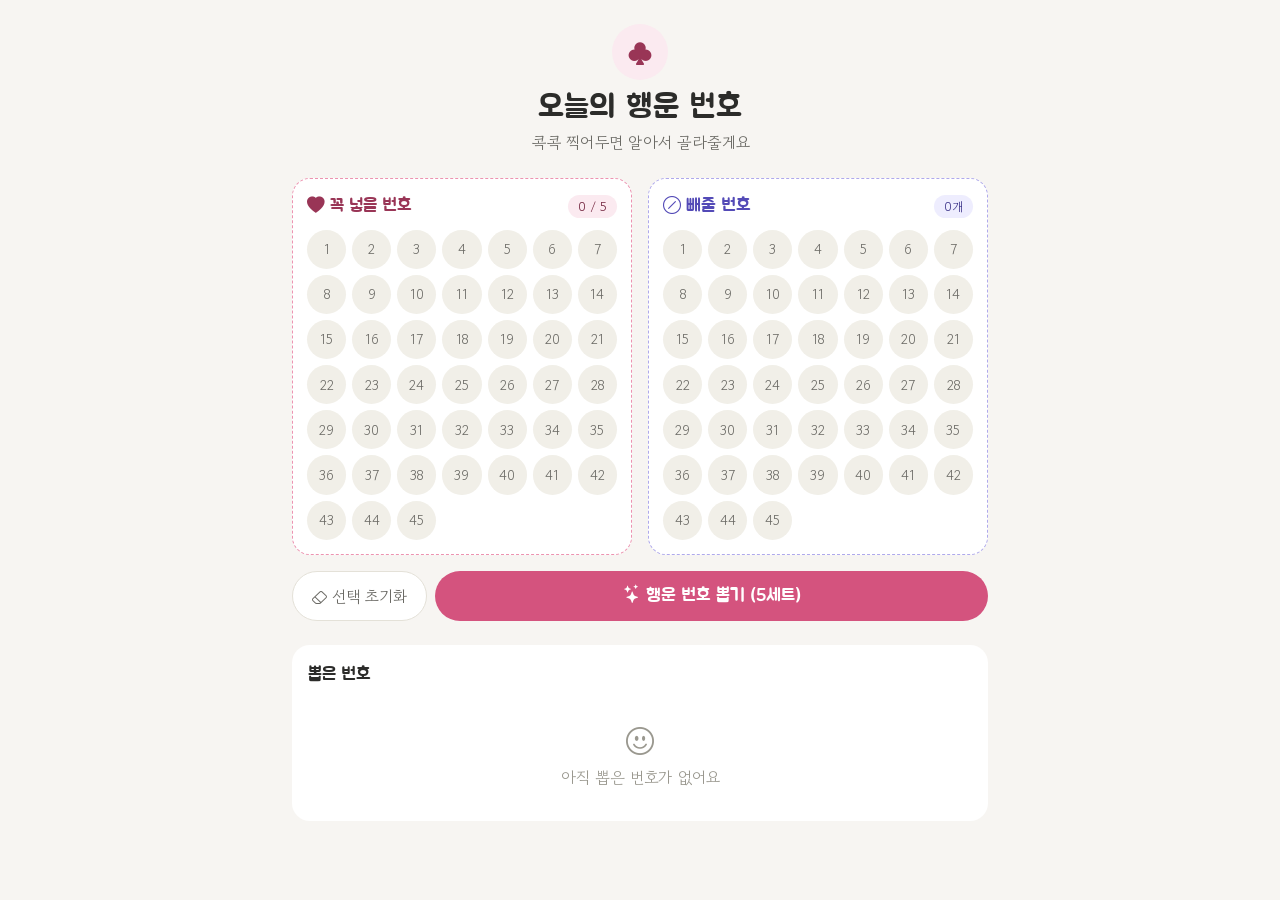
<file: day12/mylotto/index.html>
<!DOCTYPE html>
<html lang="ko">
<head>
  <meta charset="UTF-8">
  <meta name="viewport" content="width=device-width, initial-scale=1.0">
  <title>오늘의 행운 번호</title>

  <link rel="stylesheet" href="https://cdn.jsdelivr.net/npm/bootstrap@5.3.3/dist/css/bootstrap.min.css">
  <link rel="stylesheet" href="https://cdn.jsdelivr.net/npm/bootstrap-icons@1.11.3/font/bootstrap-icons.min.css">
  <link rel="preconnect" href="https://fonts.googleapis.com">
  <link rel="preconnect" href="https://fonts.gstatic.com" crossorigin>
  <link rel="stylesheet" href="https://fonts.googleapis.com/css2?family=Jua&family=Gowun+Dodum&display=swap">
  <link rel="stylesheet" href="css/style.css">
</head>
<body>
  <main class="app container py-4">
    <!-- ① 헤더 -->
    <header class="text-center mb-4">
      <div class="logo mb-2"><i class="bi bi-suit-club-fill" aria-hidden="true"></i></div>
      <h1 class="title">오늘의 행운 번호</h1>
      <p class="subtitle">콕콕 찍어두면 알아서 골라줄게요</p>
    </header>

    <!-- ② 분할 번호판 -->
    <section class="row g-3 mb-3">
      <div class="col-12 col-md-6">
        <div class="pane pane-fixed">
          <div class="pane-head">
            <span class="pane-title"><i class="bi bi-heart-fill" aria-hidden="true"></i> 꼭 넣을 번호</span>
            <span class="badge-count" id="fixedCount">0 / 5</span>
          </div>
          <div class="board" id="fixedBoard" data-type="fixed" aria-label="꼭 넣을 번호 선택판"></div>
        </div>
      </div>
      <div class="col-12 col-md-6">
        <div class="pane pane-excluded">
          <div class="pane-head">
            <span class="pane-title"><i class="bi bi-slash-circle" aria-hidden="true"></i> 빼줄 번호</span>
            <span class="badge-count" id="excludedCount">0개</span>
          </div>
          <div class="board" id="excludedBoard" data-type="excluded" aria-label="빼줄 번호 선택판"></div>
        </div>
      </div>
    </section>

    <!-- ③ 액션 버튼 -->
    <section class="actions mb-4">
      <button type="button" class="btn btn-pill btn-soft" id="resetBtn">
        <i class="bi bi-eraser" aria-hidden="true"></i> 선택 초기화
      </button>
      <button type="button" class="btn btn-pill btn-main flex-grow-1" id="generateBtn">
        <i class="bi bi-stars" aria-hidden="true"></i> 행운 번호 뽑기 (5세트)
      </button>
    </section>

    <!-- ④ 결과 카드 -->
    <section class="result-card">
      <div class="result-head">
        <h2 class="result-title">뽑은 번호</h2>
        <button type="button" class="btn btn-pill btn-clear" id="clearBtn" hidden>
          <i class="bi bi-trash3" aria-hidden="true"></i> 결과 지우기
        </button>
      </div>
      <div id="resultList"></div>
    </section>
  </main>

  <!-- 토스트 -->
  <div class="toast-container position-fixed bottom-0 start-50 translate-middle-x p-3">
    <div class="toast cute-toast" id="toast" role="status" aria-live="polite" aria-atomic="true" data-bs-delay="2000">
      <div class="toast-body" id="toastBody"></div>
    </div>
  </div>

  <script src="https://cdn.jsdelivr.net/npm/bootstrap@5.3.3/dist/js/bootstrap.bundle.min.js"></script>
  <script src="js/app.js"></script>
</body>
</html>
</file>
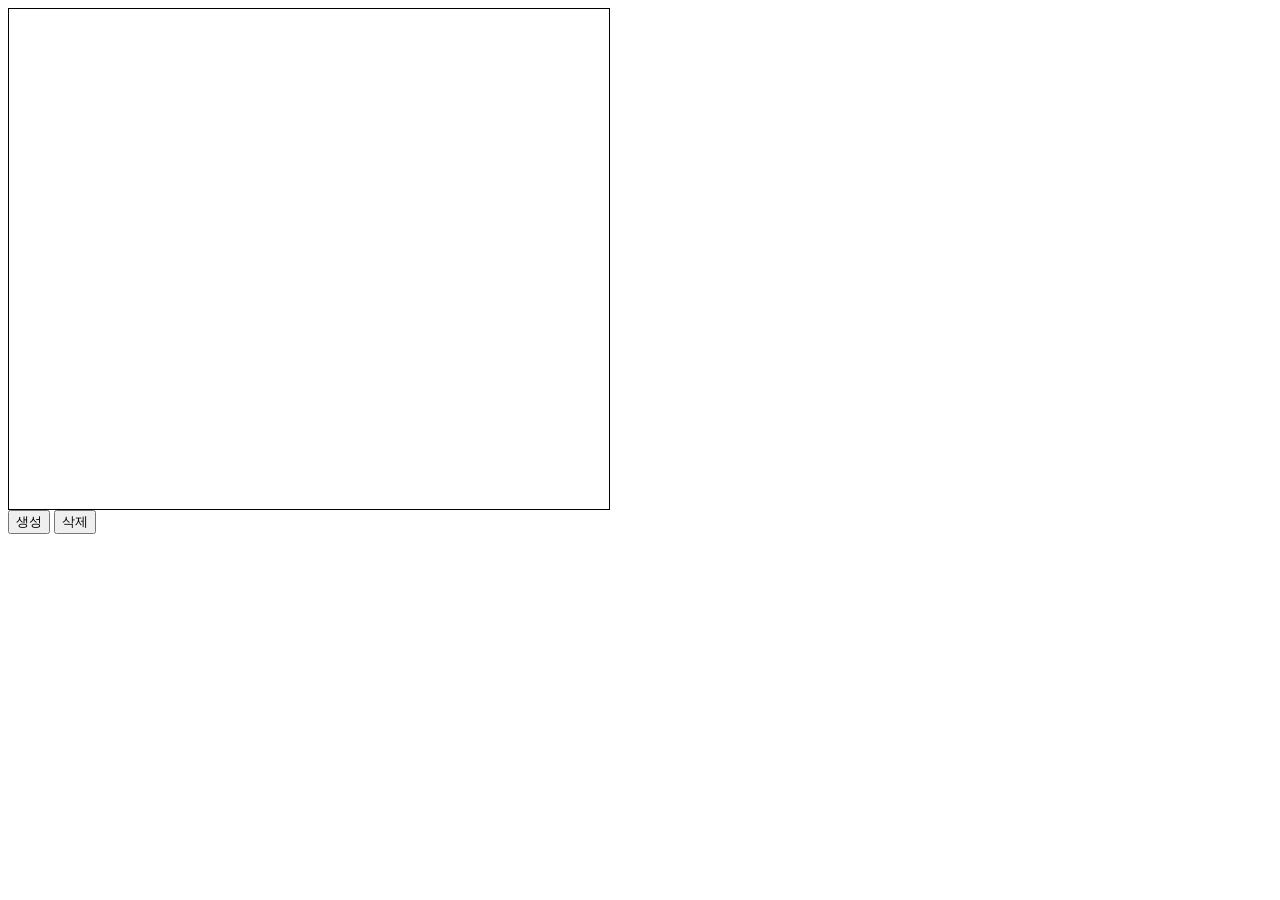
<file: day11/arrayExam01.html>
<!DOCTYPE html>
<html lang="en">
<head>
    <meta name="viewport" content="width=device-width, initial-scale=1.0">
    <title>Document</title>
    <style>
        .canvas {
            width: 600px;
            height: 500px;
            overflow: auto; /*내용이 영역을 벗어나면 자동 스크롤*/
            border: 1px solid black;
            display: flex;
            flex-direction: row;
            flex-wrap: wrap;
        }

        .box {
            width: 100px;
            height: 100px;
            border: 1px solid black;
            background-color: red;  
            margin:10px;
        }
    </style>
</head>
<body>
    <div class="canvas" id="canvas"></div>
    <div>
        <button type ="button" id='makeBtn'>생성</button>
        <button type ="button" id='delBtn'>삭제</button>
    </div>
</body>
<script>
    const makeBtn = document.getElementById('makeBtn');
    const delBtn = document.getElementById('delBtn');

    //버튼에다가 이벤트 주기
    //함수를 쓸 때 소괄호까지 붙이는 건 실행하라, 즉 호출의 의미
    //함수를 쓸 때 소괄호까지 빼고 쓰는건 이름을 알려줄 때, 실행의 의미는 아님
    makeBtn.addEventListener('click',makeBox);
    delBtn.addEventListener('click',delBox);

    const boxes = [];

    function makeBox() {
        const newBox = document.createElement('div');
        newBox.className='box';
        const canvas = document.getElementById('canvas');
        //배열에 박스 넣기
        boxes.push(newBox);

        for(let i =0; i<boxes.length; i++){
            canvas.append(boxes[i]);
        }
    }

    function delBox(){
        if(boxes.length>0){
            //배열하나 삭제
            boxes.pop(); //배열의 마지막 요소 삭제
        }
        const canvas = document.getElementById('canvas');
        canvas.innerHTML='';

        for(let i = 0; i< boxes.length; i++){
            canvas.append(boxes[i]);
        }

    }

    

</script>
</html>
</file>
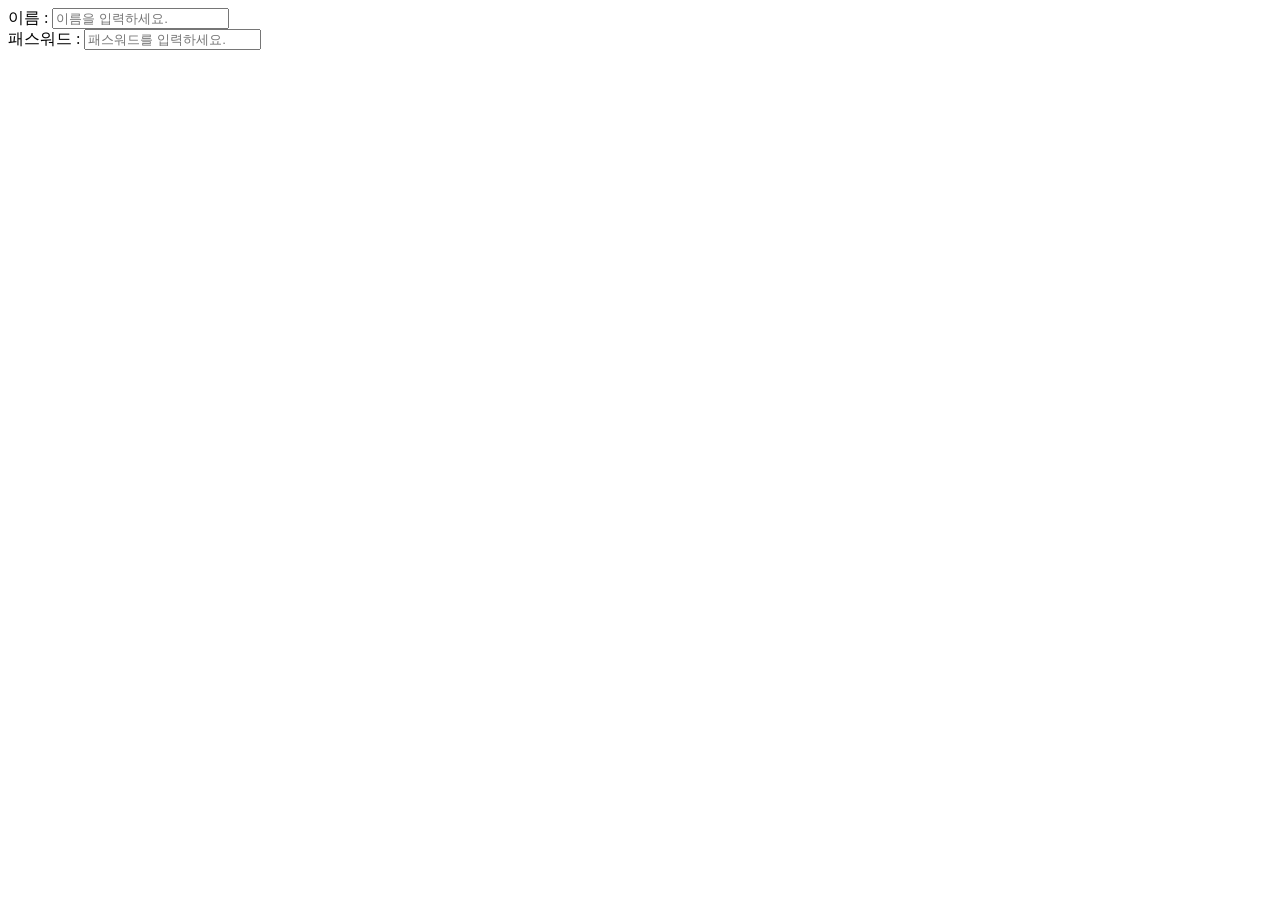
<file: day3/inputexample.html>
<!DOCTYPE html>
<html lang="en">
<head>
    <meta charset="UTF-8">
    <meta name="viewport" content="width=device-width, initial-scale=1.0">
    <title>Document</title>
</head>
<body>
    <!--
    input 예제 샘플
    -->
    <label for ="myName">이름 : </label>
    <input type="text" id="myName" placeholder="이름을 입력하세요." ><br>
    <label for ="passwd">패스워드 : </label>
    <input type="password" id="passwd" placeholder="패스워드를 입력하세요."><br>
    
</body>
</html>
</file>
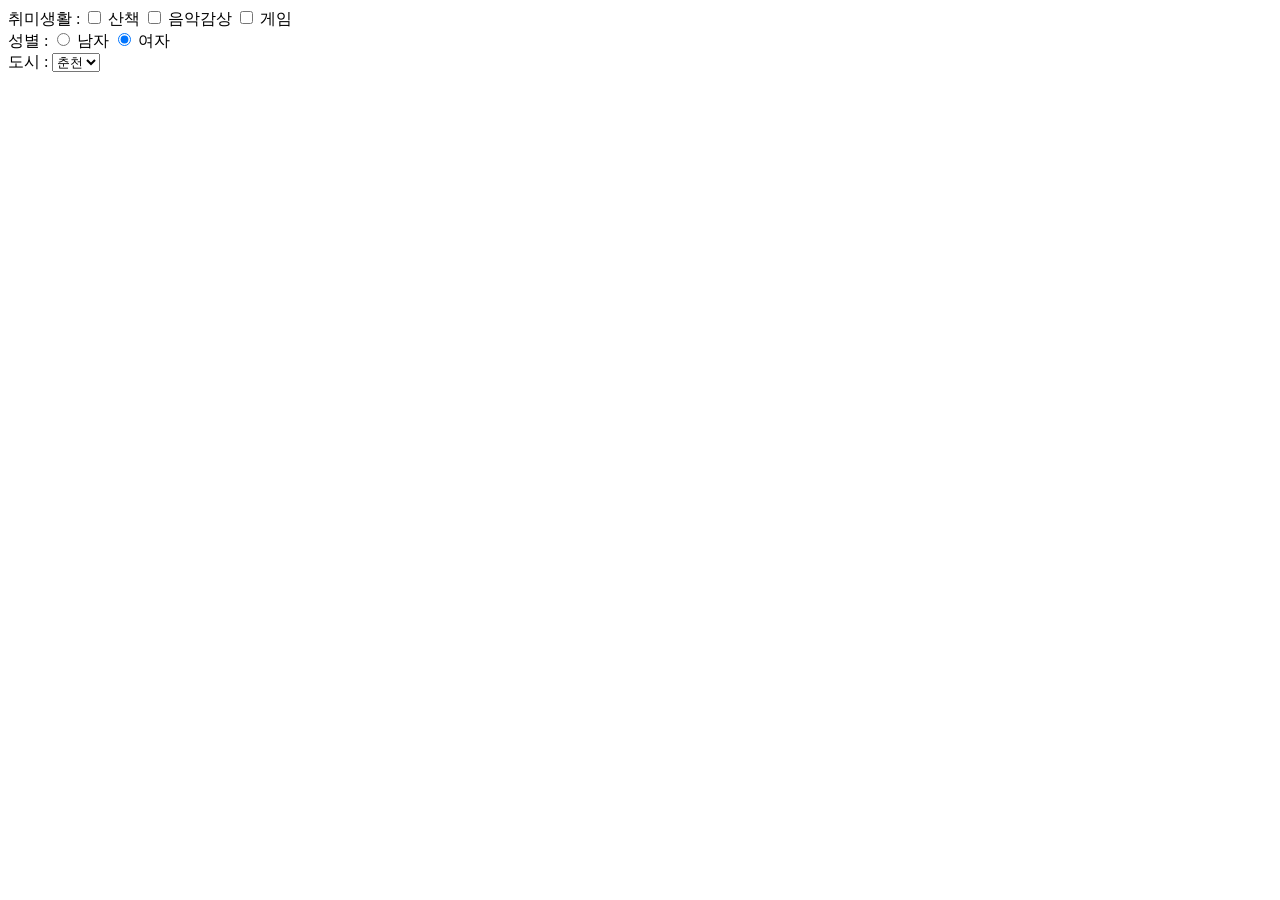
<file: day3/inputexample2.html>
<!DOCTYPE html>
<html lang="en">
<head>
    <meta charset="UTF-8">
    <meta name="viewport" content="width=device-width, initial-scale=1.0">
    <title>Document</title>
</head>
<body>
    <label>취미생활 : </label>
    <input type="checkbox" id="walk" name="hobby" value="산책">
    <label for ="walk">산책</label>
    <input type="checkbox" id="music" name="hobby" value="음악감상">
    <label for ="music"> 음악감상</label>
    <input type="checkbox" id="game" name="hobby" value="게임">
    <label for="game">게임</label>
    <br>

    <label>성별 : </label>
    <input type="radio" id="man" name="gender" value="남자">
    <label for ="man" >남자</label>
    <input type="radio" id="woman" name="gender" value="여자" checked>
    <label for ="woman" >여자</label>
    <br>

    <!-- select box -->
     <label> 도시 : </label>
     <select>
        <option value="춘천">춘천</option>
        <option value="강릉">강릉</option>
        <option value="양양">양양</option>
        <option value="대전">대전</option>
        <option value="서울">서울</option>
        <option value="판교">판교</option>
     </select>


</form>
</body>
</html>
</file>
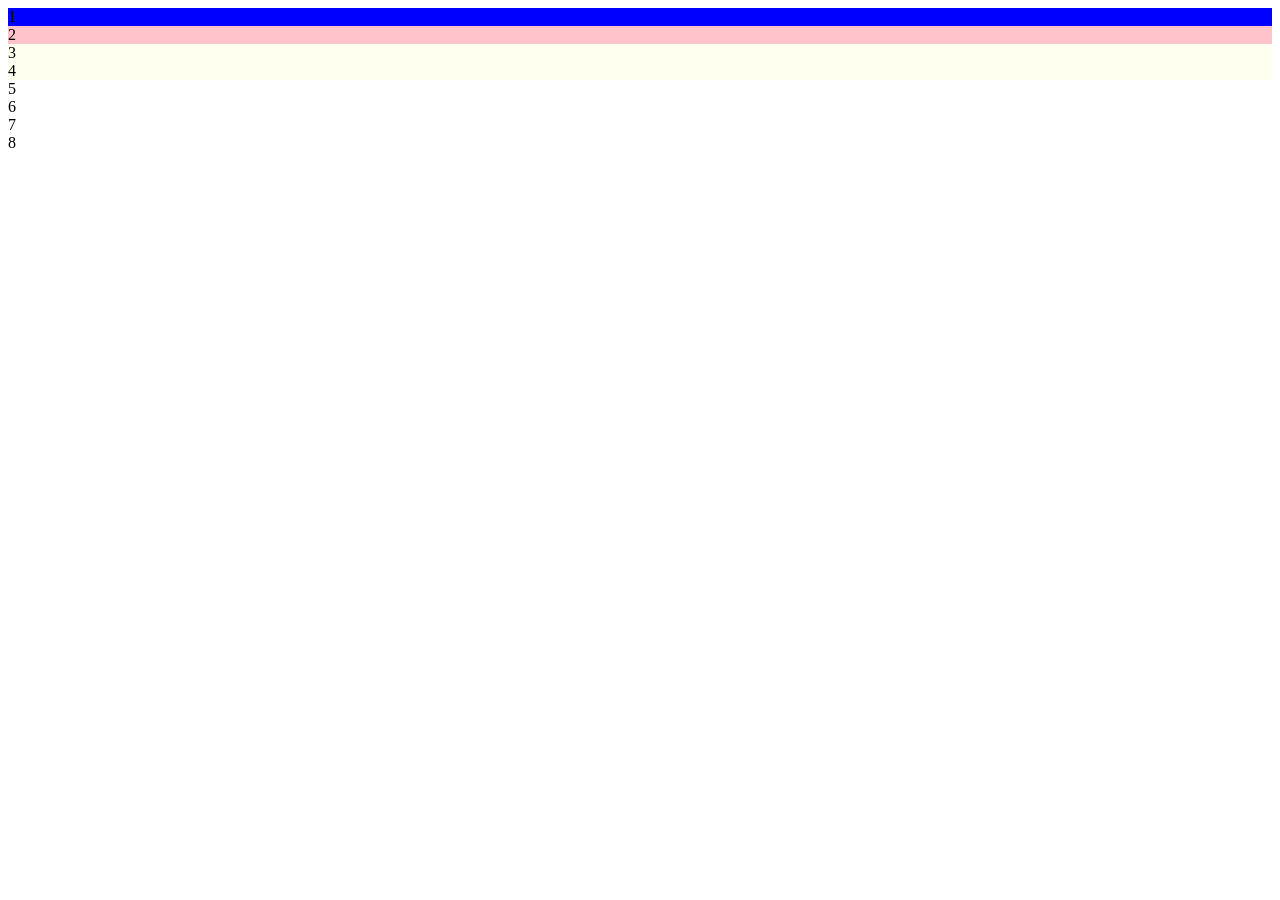
<file: day3/tableexample.html>
<!DOCTYPE html>
<html lang="en">
<head>
    <meta charset="UTF-8">
    <meta name="viewport" content="width=device-width, initial-scale=1.0">
    <title>Document</title>
    <style>
        /*
        선택자 란 css를 부여하는 대상
        div(태그 명) :  페이지에서 해당 태그 전체에 적용
        #id : id가 적용된 tag에 영향
        .class명 : 해당 클래스 명을 가진 태그에 적용

        색상 표현 : RGB 를 이용(Red, Green, Blue)
        색마다 최대값 255
        흰색 : 255,255,255
        검정색 : 0,0,0
        */
        .blue {
            background-color: blue;
        }

        .pink {
            background-color: rgb(255,195,203);
        }

        .ivory {
            background-color: #fffff0;
        }
    </style>

</head>
<body>
    <div class="blue">1</div>
    <div class="pink">2</div>
    <div class="ivory">3</div>
    <div class="ivory">4</div>
    <div>5</div>
    <div>6</div>
    <div>7</div>
    <div>8</div>
</body>
</html>
</file>
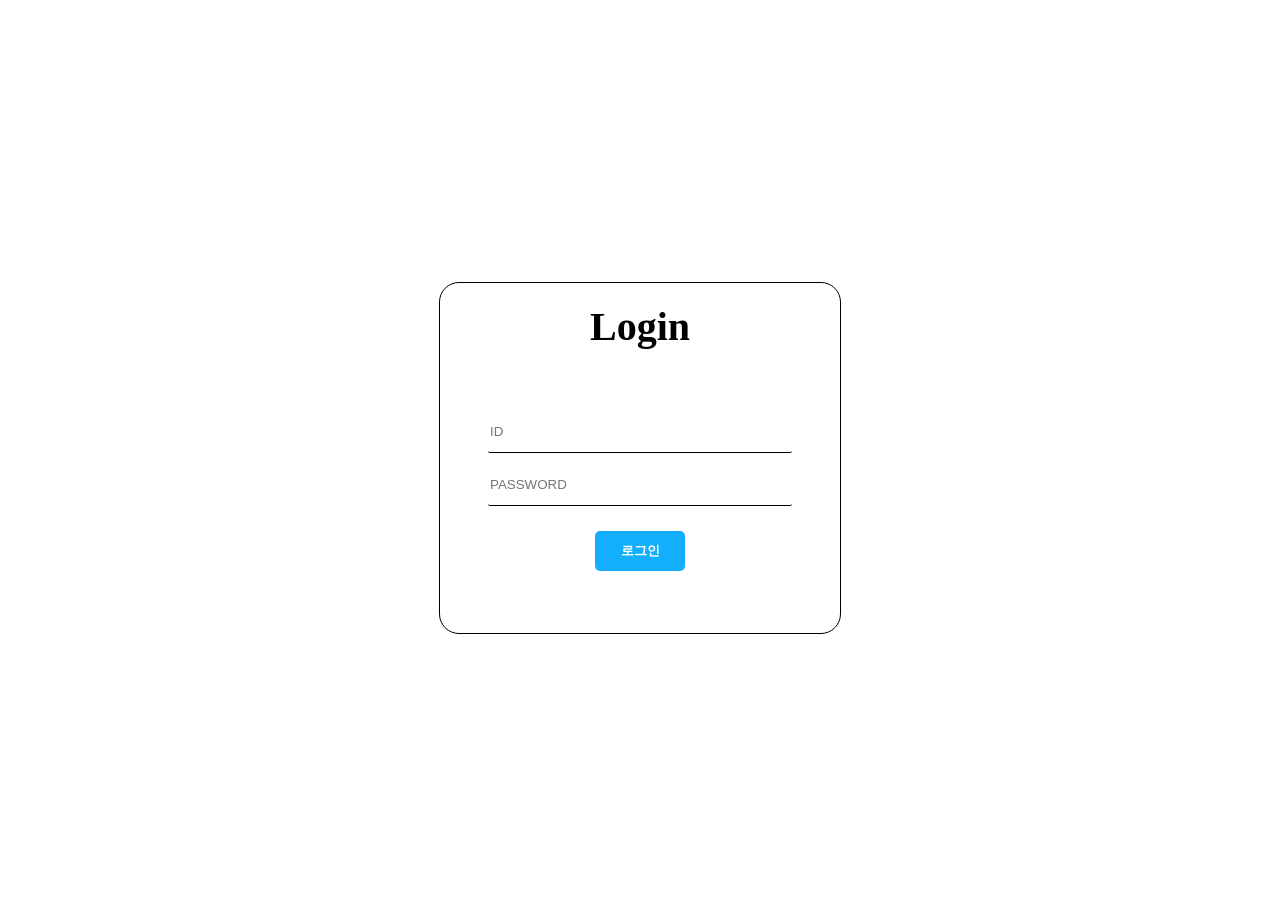
<file: day8/cssFlexExam01.html>
<!DOCTYPE html>
<html lang="en">
<head>
    <meta charset="UTF-8">
    <meta name="viewport" content="width=device-width, initial-scale=1.0">
    <title>Document</title>
    <style>
        .container{
            display: flex;
            flex-direction: row;
            justify-content: center;
            align-items: center;
            height: 100vh;
        }
        .login-box{
            /*선그리기 : 두께 선모양 색상*/
            border: 1px solid black;
            width: 400px;
            height: 350px;
            border-radius: 20px ;
            display: flex;
            flex-direction: column;
            align-items: center;
           

        }
        .title{
             text-align: center; /*글자 정렬 */
             font-size: 40px; /* 글자 정렬 */
             font-weight: bold; /* 글자 두께 */ 
             padding-top: 20px; /*공간의 내부 box 사이 넓히기*/
             margin-bottom: 50px; /*공간끼리 사이 넓히기*/
        }
         input {
            width: 300px;
            height: 40px;
            border-radius: 2px;
            border: 0; /*기본 선 제거*/
            border-bottom: 1px solid black; /*밑선만 만듦*/
            outline:0; /*input에 커서가 가면 생기는 라인*/
            margin-top: 10px ;
         }

        
         .btn{
             margin-top: 25px ;
         }

         .ok-btn{
            width: 90px;
            height: 40px;
            font-weight: bold;
            color: white;
            background-color: #14affc;
            border: 0;
            border-radius: 5px;
         }


    </style>
</head> 
<body>
    <div class="container">
        <div class="login-box">
            <div class="title">
                Login
            </div>
            <div>
                <input type="text" placeholder="ID">
            </div>
             <div>
                <input type="text" placeholder="PASSWORD">
            </div>
            <div class="btn">
                <button type="button" class="ok-btn">로그인</button>
        </div>
    </div> 
</body>
</html>
</file>
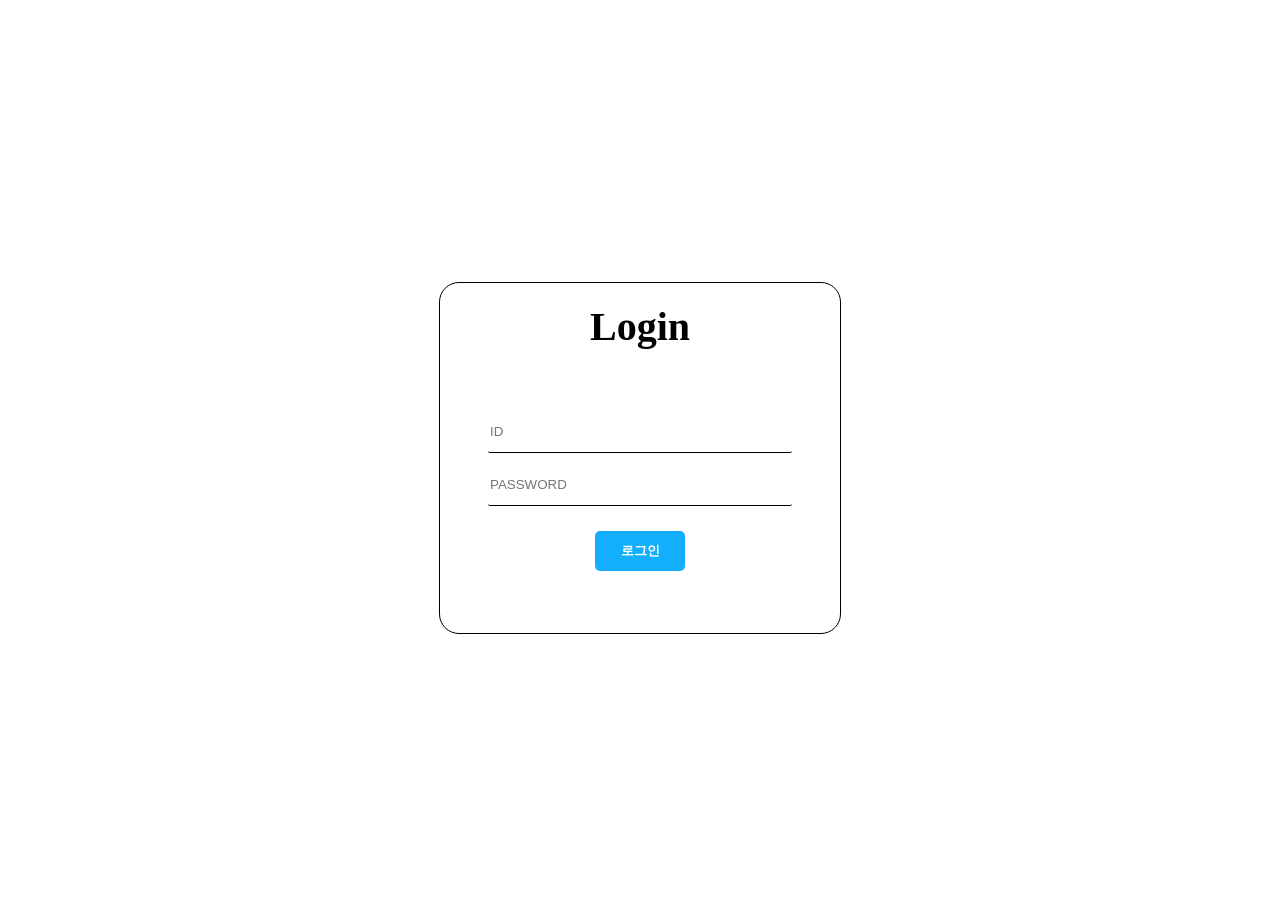
<file: day8/loginfrm.html>
<!DOCTYPE html>
<html lang="en">
<head>
    <meta charset="UTF-8">
    <meta name="viewport" content="width=device-width, initial-scale=1.0">
    <title>Document</title>
    <style>
        .container{
            display: flex;
            flex-direction: row;
            justify-content: center;
            align-items: center;
            height: 100vh;
        }
        .login-box{
            /*선그리기 : 두께 선모양 색상*/
            border: 1px solid black;
            width: 400px;
            height: 350px;
            border-radius: 20px ;
            display: flex;
            flex-direction: column;
            align-items: center;
           

        }
        .title{
             text-align: center; /*글자 정렬 */
             font-size: 40px; /* 글자 정렬 */
             font-weight: bold; /* 글자 두께 */ 
             padding-top: 20px; /*공간의 내부 box 사이 넓히기*/
             margin-bottom: 50px; /*공간끼리 사이 넓히기*/
        }
         input {
            width: 300px;
            height: 40px;
            border-radius: 2px;
            border: 0; /*기본 선 제거*/
            border-bottom: 1px solid black; /*밑선만 만듦*/
            outline:0; /*input에 커서가 가면 생기는 라인*/
            margin-top: 10px ;
         }

        
         .btn{
             margin-top: 25px ;
         }

         .ok-btn{
            width: 90px;
            height: 40px;
            font-weight: bold;
            color: white;
            background-color: #14affc;
            border: 0;
            border-radius: 5px;
         }


    </style>
</head> 
<body>
    <div class="container">
        <div class="login-box">
            <div class="title">
                Login
            </div>
            <div>
                <input type="text" placeholder="ID">
            </div>
             <div>
                <input type="password" placeholder="PASSWORD">
            </div>
            <div class="btn">
                <button type="button" class="ok-btn">로그인</button>
        </div>
    </div> 
</body>
</html>
</file>
<file: day12/mylotto/css/style.css>
:root {
  --pink: #D4537E;
  --pink-dark: #993556;
  --pink-deep: #72243E;
  --pink-light: #FBEAF0;
  --pink-border: #ED93B1;

  --purple: #534AB7;
  --purple-deep: #3C3489;
  --purple-light: #EEEDFE;
  --purple-border: #AFA9EC;

  --mint: #1D9E75;
  --mint-deep: #085041;
  --mint-light: #E1F5EE;
  --mint-border: #5DCAA5;

  --danger: #A32D2D;
  --bg: #F7F5F2;
  --card: #FFFFFF;
  --cell: #F1EFE8;
  --text: #2C2C2A;
  --text-sub: #6B6A65;
  --text-muted: #9A988F;
  --line: #E4E1D8;

  --ball-size: 36px;
}

body {
  background: var(--bg);
  color: var(--text);
  font-family: "Gowun Dodum", -apple-system, BlinkMacSystemFont, "Apple SD Gothic Neo", sans-serif;
}

.app {
  max-width: 720px;
}

/* ① 헤더 */
.logo {
  display: inline-flex;
  align-items: center;
  justify-content: center;
  width: 56px;
  height: 56px;
  border-radius: 50%;
  background: var(--pink-light);
  color: var(--pink-dark);
  font-size: 26px;
  animation: wiggle 2.4s ease-in-out infinite;
}

@keyframes wiggle {
  0%, 100% { transform: rotate(0deg); }
  10% { transform: rotate(-12deg); }
  20% { transform: rotate(10deg); }
  30% { transform: rotate(0deg); }
}

.title {
  font-family: "Jua", sans-serif;
  font-size: 2rem;
  margin: 0;
}

.subtitle {
  color: var(--text-sub);
  margin: 4px 0 0;
}

/* ② 분할 번호판 */
.pane {
  height: 100%;
  background: var(--card);
  border-radius: 18px;
  padding: 14px;
  border: 1.5px dashed;
}

.pane-fixed { border-color: var(--pink-border); }
.pane-excluded { border-color: var(--purple-border); }

.pane-head {
  display: flex;
  align-items: center;
  justify-content: space-between;
  margin-bottom: 10px;
}

.pane-title {
  font-family: "Jua", sans-serif;
  font-size: 1.1rem;
}

.pane-fixed .pane-title { color: var(--pink-dark); }
.pane-excluded .pane-title { color: var(--purple); }

.badge-count {
  font-size: 0.8rem;
  padding: 2px 10px;
  border-radius: 999px;
}

.pane-fixed .badge-count { background: var(--pink-light); color: var(--pink-deep); }
.pane-excluded .badge-count { background: var(--purple-light); color: var(--purple-deep); }

.board {
  display: grid;
  grid-template-columns: repeat(7, minmax(0, 1fr));
  gap: 6px;
}

.cell {
  aspect-ratio: 1;
  width: 100%;
  border: none;
  border-radius: 50%;
  background: var(--cell);
  color: var(--text-sub);
  font-size: 0.85rem;
  padding: 0;
  display: flex;
  align-items: center;
  justify-content: center;
  cursor: pointer;
  transition: transform 0.12s ease, background-color 0.12s ease;
}

.cell:hover:not(:disabled) {
  transform: scale(1.12);
}

.cell:focus-visible {
  outline: 2px solid var(--text-sub);
  outline-offset: 2px;
}

.board[data-type="fixed"] .cell[aria-pressed="true"] {
  background: var(--pink);
  color: #fff;
}

.board[data-type="excluded"] .cell[aria-pressed="true"] {
  background: var(--purple);
  color: #fff;
  text-decoration: line-through;
}

.cell:disabled {
  opacity: 0.3;
  cursor: not-allowed;
}

/* ③ 액션 버튼 */
.actions {
  display: flex;
  gap: 8px;
}

.btn-pill {
  border-radius: 999px;
  padding: 0 18px;
  white-space: nowrap;
}

.btn-soft {
  background: var(--card);
  border: 1px solid var(--line);
  color: var(--text-sub);
}

.btn-soft:hover {
  background: var(--cell);
  color: var(--text);
}

.btn-main {
  height: 50px;
  background: var(--pink);
  border: none;
  color: #fff;
  font-family: "Jua", sans-serif;
  font-size: 1.15rem;
}

.btn-main:hover,
.btn-main:focus-visible {
  background: var(--pink-dark);
  color: #fff;
}

.btn-main:active {
  transform: scale(0.98);
}

/* ④ 결과 카드 */
.result-card {
  background: var(--card);
  border-radius: 18px;
  padding: 14px 16px;
}

.result-head {
  display: flex;
  align-items: center;
  justify-content: space-between;
  min-height: 32px;
}

.result-title {
  font-family: "Jua", sans-serif;
  font-size: 1.15rem;
  margin: 0;
}

.btn-clear {
  height: 32px;
  font-size: 0.8rem;
  padding: 0 12px;
  background: transparent;
  border: 1px solid var(--line);
  color: var(--danger);
}

.btn-clear:hover {
  background: #FCEBEB;
  color: var(--danger);
}

.empty {
  text-align: center;
  padding: 28px 0 18px;
  color: var(--text-muted);
}

.empty i {
  display: block;
  font-size: 28px;
  margin-bottom: 4px;
}

.set-row {
  display: flex;
  align-items: center;
  gap: 6px;
  padding: 10px 0;
}

.set-row + .set-row {
  border-top: 1px dashed var(--line);
}

.set-label {
  flex-shrink: 0;
  width: 26px;
  height: 26px;
  border-radius: 50%;
  background: var(--cell);
  color: var(--text-sub);
  font-size: 0.75rem;
  display: inline-flex;
  align-items: center;
  justify-content: center;
}

.ball {
  flex-shrink: 0;
  width: var(--ball-size);
  height: var(--ball-size);
  border-radius: 50%;
  display: inline-flex;
  align-items: center;
  justify-content: center;
  font-weight: 700;
  font-size: 0.9rem;
  animation: pop 0.3s ease both;
}

.ball.is-fixed {
  box-shadow: 0 0 0 2px var(--card), 0 0 0 4px var(--pink);
}

.ball-y { background: #FAC775; color: #633806; }
.ball-b { background: #B5D4F4; color: #0C447C; }
.ball-p { background: #F4C0D1; color: #72243E; }
.ball-l { background: #CECBF6; color: #3C3489; }
.ball-m { background: #9FE1CB; color: #085041; }

@keyframes pop {
  0% { transform: scale(0.4); opacity: 0; }
  70% { transform: scale(1.12); opacity: 1; }
  100% { transform: scale(1); }
}

.btn-copy {
  margin-left: auto;
  flex-shrink: 0;
  height: 30px;
  font-size: 0.75rem;
  padding: 0 12px;
  background: transparent;
  border: 1px solid var(--line);
  color: var(--text-sub);
}

.btn-copy:hover {
  background: var(--cell);
}

.btn-copy.is-done,
.btn-copy.is-done:hover {
  background: var(--mint-light);
  border-color: var(--mint-border);
  color: var(--mint-deep);
}

/* 토스트 */
.cute-toast {
  border: none;
  border-radius: 999px;
  background: var(--text);
  color: #fff;
  width: auto;
}

.cute-toast .toast-body {
  padding: 10px 20px;
  white-space: nowrap;
}

/* 반응형 */
@media (max-width: 767.98px) {
  :root {
    --ball-size: 30px;
  }

  .title {
    font-size: 1.7rem;
  }

  .set-row {
    gap: 4px;
  }

  .ball {
    font-size: 0.8rem;
  }

  .btn-copy {
    padding: 0 10px;
  }

  .btn-copy .copy-text {
    display: none;
  }

  .btn-pill {
    padding: 0 14px;
  }

  .btn-main {
    font-size: 1rem;
  }
}
</file>
